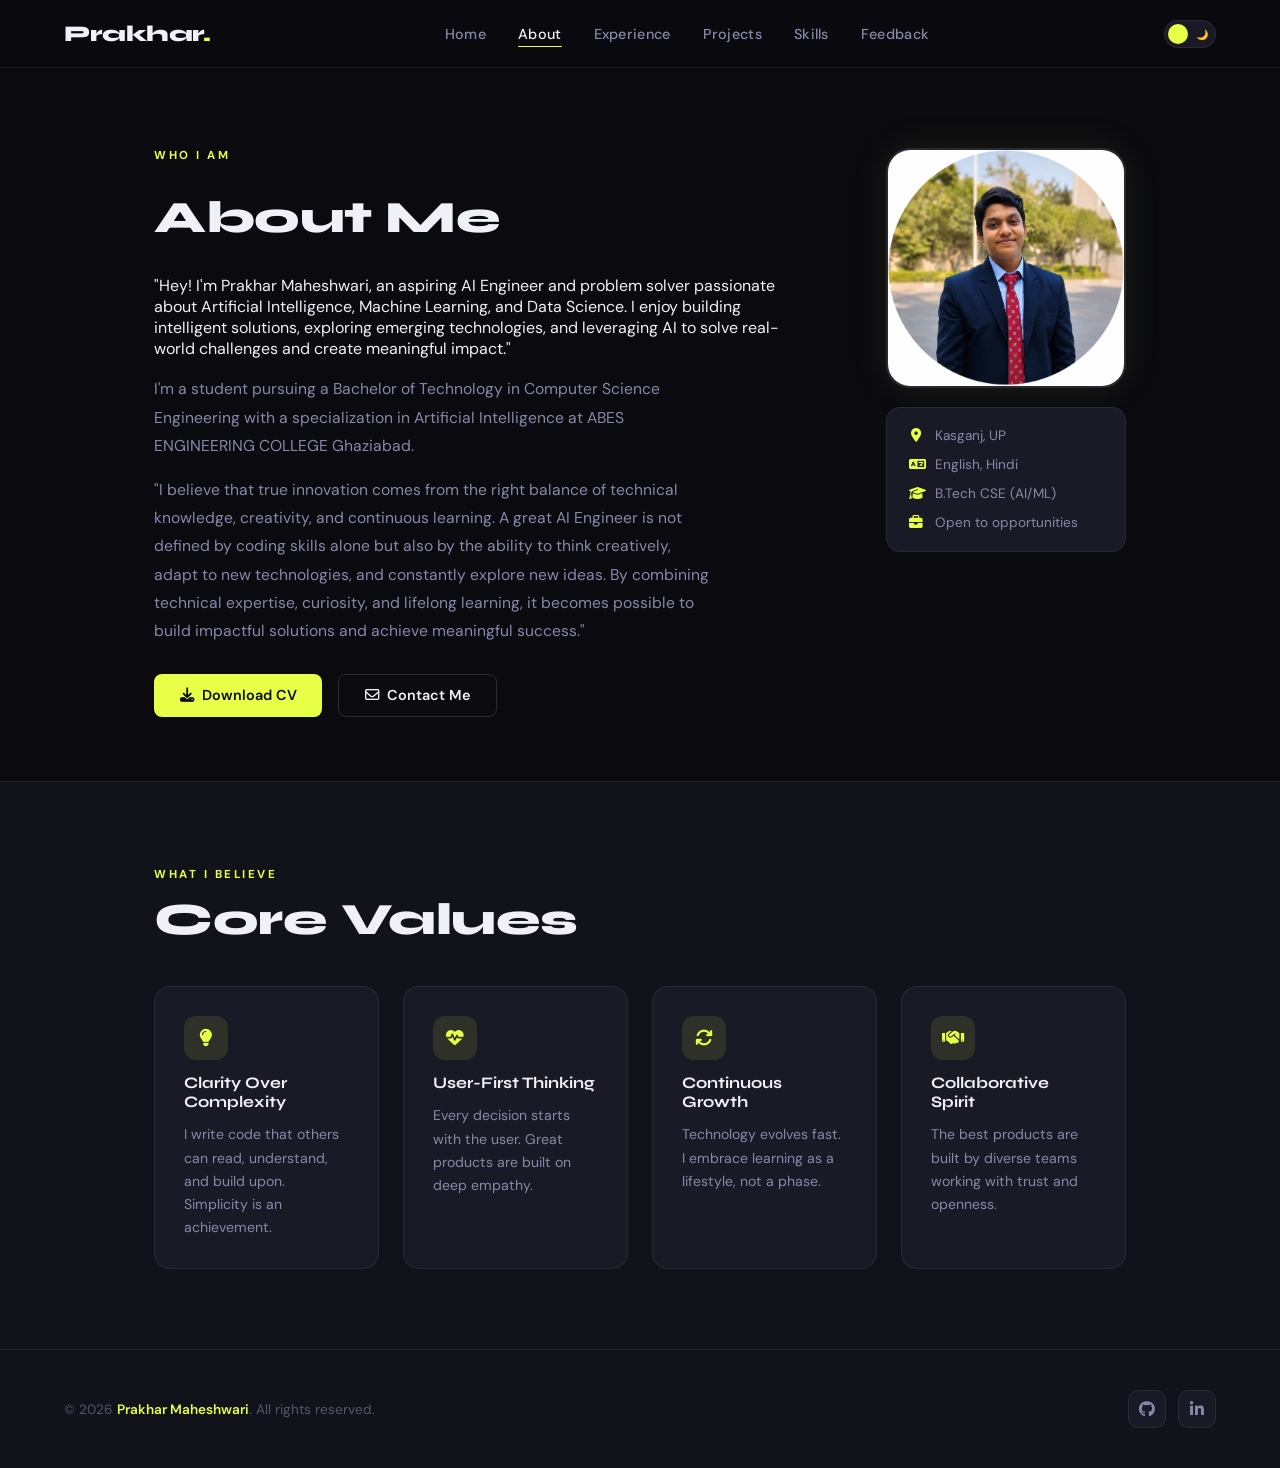
<file: about.html>
<!DOCTYPE html>
<html lang="en" data-theme="dark">
<head>
  <meta charset="UTF-8" />
  <meta name="viewport" content="width=device-width, initial-scale=1.0" />
  <script>(function(){var t=localStorage.getItem('portfolio-theme')||'dark';document.documentElement.dataset.theme=t;})();</script>
  <title>About — Prakhar Maheshwari</title>
  <link rel="stylesheet" href="global.css" />
  <link rel="stylesheet" href="about.css" />
  <link rel="stylesheet" href="https://cdnjs.cloudflare.com/ajax/libs/font-awesome/6.5.0/css/all.min.css" />
</head>
<body>

  <nav class="navbar">
    <a href="index.html" class="nav-logo">Prakhar<span>.</span></a>
    <ul class="nav-links">
      <li><a href="index.html">Home</a></li>
      <li><a href="about.html" class="active">About</a></li>
      <li><a href="experience.html">Experience</a></li>
      <li><a href="projects.html">Projects</a></li>
      <li><a href="skills.html">Skills</a></li>
      <li><a href="feedback.html">Feedback</a></li>
    </ul>
    <div class="nav-right">
      <button class="theme-toggle" id="themeToggle" aria-label="Toggle theme">
        <span class="theme-icon moon">🌙</span>
        <span class="theme-icon sun">☀️</span>
      </button>
      <button class="hamburger" id="hamburger" aria-label="Toggle menu">
        <span></span><span></span><span></span>
      </button>
    </div>
  </nav>

  <div class="mobile-nav" id="mobileNav">
    <ul>
      <li><a href="index.html">Home</a></li>
      <li><a href="about.html" class="active">About</a></li>
      <li><a href="experience.html">Experience</a></li>
      <li><a href="projects.html">Projects</a></li>
      <li><a href="skills.html">Skills</a></li>
      <li><a href="feedback.html">Feedback</a></li>
    </ul>
  </div>

  <main class="page-content">
    <section class="about-hero container">
      <div class="about-text animate-fadeup">
        <span class="section-tag">Who I Am</span>
        <h1 class="section-title">About Me</h1>
        <p class="hero-desc">
            "Hey! I'm Prakhar Maheshwari, an aspiring AI Engineer and problem solver passionate about Artificial Intelligence, Machine Learning, and Data Science. I enjoy building intelligent solutions, exploring emerging technologies, and leveraging AI to solve real-world challenges and create meaningful impact."
        </p>
        <p class="about-para animate-fadeup delay-2">
          I'm a student pursuing a Bachelor of Technology in Computer Science Engineering with a specialization in Artificial Intelligence at ABES ENGINEERING COLLEGE Ghaziabad.
        <p class="about-para animate-fadeup delay-3">
            "I believe that true innovation comes from the right balance of technical knowledge, creativity, and continuous learning. A great AI Engineer is not defined by coding skills alone but also by the ability to think creatively, adapt to new technologies, and constantly explore new ideas. By combining technical expertise, curiosity, and lifelong learning, it becomes possible to build impactful solutions and achieve meaningful success."        </p>

        <div class="about-cta animate-fadeup delay-4">
          <a href="prakhar resume.pdf" class="btn btn-primary" download><i class="fa-solid fa-download"></i> Download CV</a>
          <a href="feedback.html" class="btn btn-outline"><i class="fa-regular fa-envelope"></i> Contact Me</a>
        </div>
      </div>

      <div class="about-visual animate-fadeup delay-2">
        <div class="about-photo-frame">
          <img src="prakhar.jpeg" alt="prakhar-maheshwari" />
        </div>
        <div class="info-card">
          <div class="info-row"><i class="fa-solid fa-location-dot"></i> Kasganj, UP</div>
          <div class="info-row"><i class="fa-solid fa-language"></i> English, Hindi</div>
          <div class="info-row"><i class="fa-solid fa-graduation-cap"></i> B.Tech CSE (AI/ML)</div>
          <div class="info-row"><i class="fa-solid fa-briefcase"></i> Open to opportunities</div>
        </div>
      </div>
    </section>

    <!-- Values -->
    <section class="values-section">
      <div class="container">
        <div class="animate-fadeup">
          <span class="section-tag">What I Believe</span>
          <h2 class="section-title">Core Values</h2>
        </div>
        <div class="values-grid animate-fadeup delay-2">
          <div class="value-card card">
            <div class="value-icon"><i class="fa-solid fa-lightbulb"></i></div>
            <h3>Clarity Over Complexity</h3>
            <p>I write code that others can read, understand, and build upon. Simplicity is an achievement.</p>
          </div>
          <div class="value-card card">
            <div class="value-icon"><i class="fa-solid fa-heart-pulse"></i></div>
            <h3>User-First Thinking</h3>
            <p>Every decision starts with the user. Great products are built on deep empathy.</p>
          </div>
          <div class="value-card card">
            <div class="value-icon"><i class="fa-solid fa-arrows-rotate"></i></div>
            <h3>Continuous Growth</h3>
            <p>Technology evolves fast. I embrace learning as a lifestyle, not a phase.</p>
          </div>
          <div class="value-card card">
            <div class="value-icon"><i class="fa-solid fa-handshake"></i></div>
            <h3>Collaborative Spirit</h3>
            <p>The best products are built by diverse teams working with trust and openness.</p>
          </div>
        </div>
      </div>
    </section>
  </main>

  <footer class="footer">
    <p class="footer-copy">© 2026 <span>Prakhar Maheshwari</span>. All rights reserved.</p>
    <div class="social-links">
      <a href="https://github.com/gitprakhar-techAI" target="_blank" class="social-link"><i class="fa-brands fa-github"></i></a>
      <a href="https://www.linkedin.com/in/prakhar-maheshwari-012bb5334" target="_blank" class="social-link"><i class="fa-brands fa-linkedin-in"></i></a>
      <!-- <a href="https://twitter.com" target="_blank" class="social-link"><i class="fa-brands fa-x-twitter"></i></a> -->
    </div>
  </footer>

  <script src="theme.js"></script>
  <script>
    // Theme handled by theme.js
    const hamburger = document.getElementById('hamburger');
    const mobileNav = document.getElementById('mobileNav');
    hamburger.addEventListener('click', () => {
      hamburger.classList.toggle('open');
      mobileNav.classList.toggle('open');
      document.body.style.overflow = mobileNav.classList.contains('open') ? 'hidden' : '';
    });
    mobileNav.querySelectorAll('a').forEach(a => a.addEventListener('click', () => {
      hamburger.classList.remove('open'); mobileNav.classList.remove('open');
      document.body.style.overflow = '';
    }));
  </script>
</body>
</html>
</file>
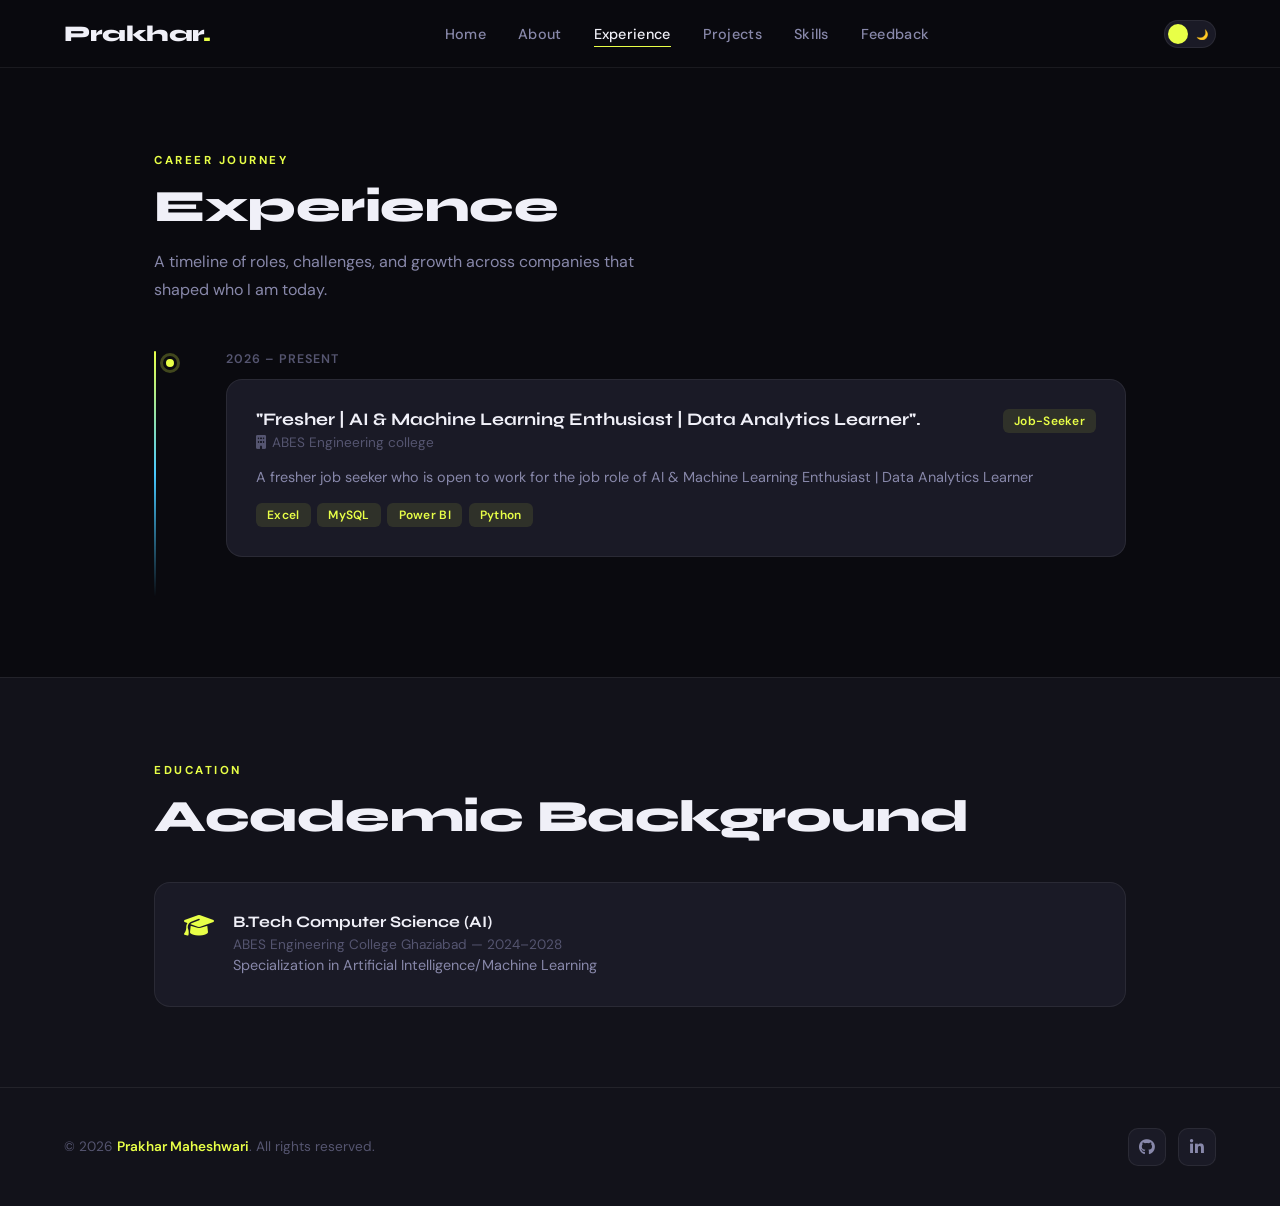
<file: experience.html>
<!DOCTYPE html>
<html lang="en" data-theme="dark">
<head>
  <meta charset="UTF-8" />
  <meta name="viewport" content="width=device-width, initial-scale=1.0" />
  <script>(function(){var t=localStorage.getItem('portfolio-theme')||'dark';document.documentElement.dataset.theme=t;})();</script>
  <title>Experience — Prakhar Maheshwari</title>
  <link rel="stylesheet" href="global.css" />
  <link rel="stylesheet" href="experience.css" />
  <link rel="stylesheet" href="https://cdnjs.cloudflare.com/ajax/libs/font-awesome/6.5.0/css/all.min.css" />
</head>
<body>

  <nav class="navbar">
    <a href="index.html" class="nav-logo">Prakhar<span>.</span></a>
    <ul class="nav-links">
      <li><a href="index.html">Home</a></li>
      <li><a href="about.html">About</a></li>
      <li><a href="experience.html" class="active">Experience</a></li>
      <li><a href="projects.html">Projects</a></li>
      <li><a href="skills.html">Skills</a></li>
      <li><a href="feedback.html">Feedback</a></li>
    </ul>
    <div class="nav-right">
      <button class="theme-toggle" id="themeToggle" aria-label="Toggle theme">
        <span class="theme-icon moon">🌙</span>
        <span class="theme-icon sun">☀️</span>
      </button>
      <button class="hamburger" id="hamburger" aria-label="Toggle menu">
        <span></span><span></span><span></span>
      </button>
    </div>
  </nav>

  <div class="mobile-nav" id="mobileNav">
    <ul>
      <li><a href="index.html">Home</a></li>
      <li><a href="about.html">About</a></li>
      <li><a href="experience.html" class="active">Experience</a></li>
      <li><a href="projects.html">Projects</a></li>
      <li><a href="skills.html">Skills</a></li>
      <li><a href="feedback.html">Feedback</a></li>
    </ul>
  </div>

  <main class="page-content">
    <section class="exp-header container animate-fadeup">
      <span class="section-tag">Career Journey</span>
      <h1 class="section-title">Experience</h1>
      <p class="section-desc">A timeline of roles, challenges, and growth across companies that shaped who I am today.</p>
    </section>

    <section class="timeline-section container">
      <div class="timeline">
        <div class="timeline-item animate-fadeup delay-1">
          <div class="tl-dot"></div>
          <div class="tl-date">2026 – Present</div>
          <div class="card tl-card">
            <div class="tl-header">
              <div>
                <h3 class="tl-title">"Fresher | AI & Machine Learning Enthusiast | Data Analytics Learner".</h3>
                <span class="tl-company"><i class="fa-solid fa-building"></i> ABES Engineering college</span>
              </div>
              <span class="tag">Job-Seeker</span>
            </div>
            <p class="tl-desc">A fresher job seeker who is open to work for the job role of  AI & Machine Learning Enthusiast | Data Analytics Learner</p>
            <div class="tl-tags">
              <span class="tag">Excel</span><span class="tag">MySQL</span><span class="tag">Power BI</span><span class="tag">Python</span>
            </div>
          </div>
        </div>
      </div>
    </section>

    <section class="edu-section">
      <div class="container">
        <div class="animate-fadeup">
          <span class="section-tag">Education</span>
          <h2 class="section-title">Academic Background</h2>
        </div>
        <div class="edu-grid animate-fadeup delay-2">
          <div class="card edu-card">
            <i class="fa-solid fa-graduation-cap edu-icon"></i>
            <div>
              <h3>B.Tech Computer Science (AI)</h3>
              <p class="tl-company">ABES Engineering College Ghaziabad — 2024–2028</p>
              <p class="tl-desc">Specialization in Artificial Intelligence/Machine Learning</p>
            </div>
          </div>
        </div>
      </div>
    </section>
  </main>

  <footer class="footer">
    <p class="footer-copy">© 2026 <span>Prakhar Maheshwari</span>. All rights reserved.</p>
    <div class="social-links">
      <a href="https://github.com/gitprakhar-techAI" target="_blank" class="social-link"><i class="fa-brands fa-github"></i></a>
      <a href="https://www.linkedin.com/in/prakhar-maheshwari-012bb5334" target="_blank" class="social-link"><i class="fa-brands fa-linkedin-in"></i></a>
      <!-- <a href="https://twitter.com" target="_blank" class="social-link"><i class="fa-brands fa-x-twitter"></i></a> -->
    </div>
  </footer>

  <script src="theme.js"></script>
  <script>
    // Theme handled by theme.js
    const hamburger = document.getElementById('hamburger');
    const mobileNav = document.getElementById('mobileNav');
    hamburger.addEventListener('click', () => {
      hamburger.classList.toggle('open');
      mobileNav.classList.toggle('open');
      document.body.style.overflow = mobileNav.classList.contains('open') ? 'hidden' : '';
    });
    mobileNav.querySelectorAll('a').forEach(a => a.addEventListener('click', () => {
      hamburger.classList.remove('open'); mobileNav.classList.remove('open');
      document.body.style.overflow = '';
    }));
  </script>
</body>
</html>
</file>
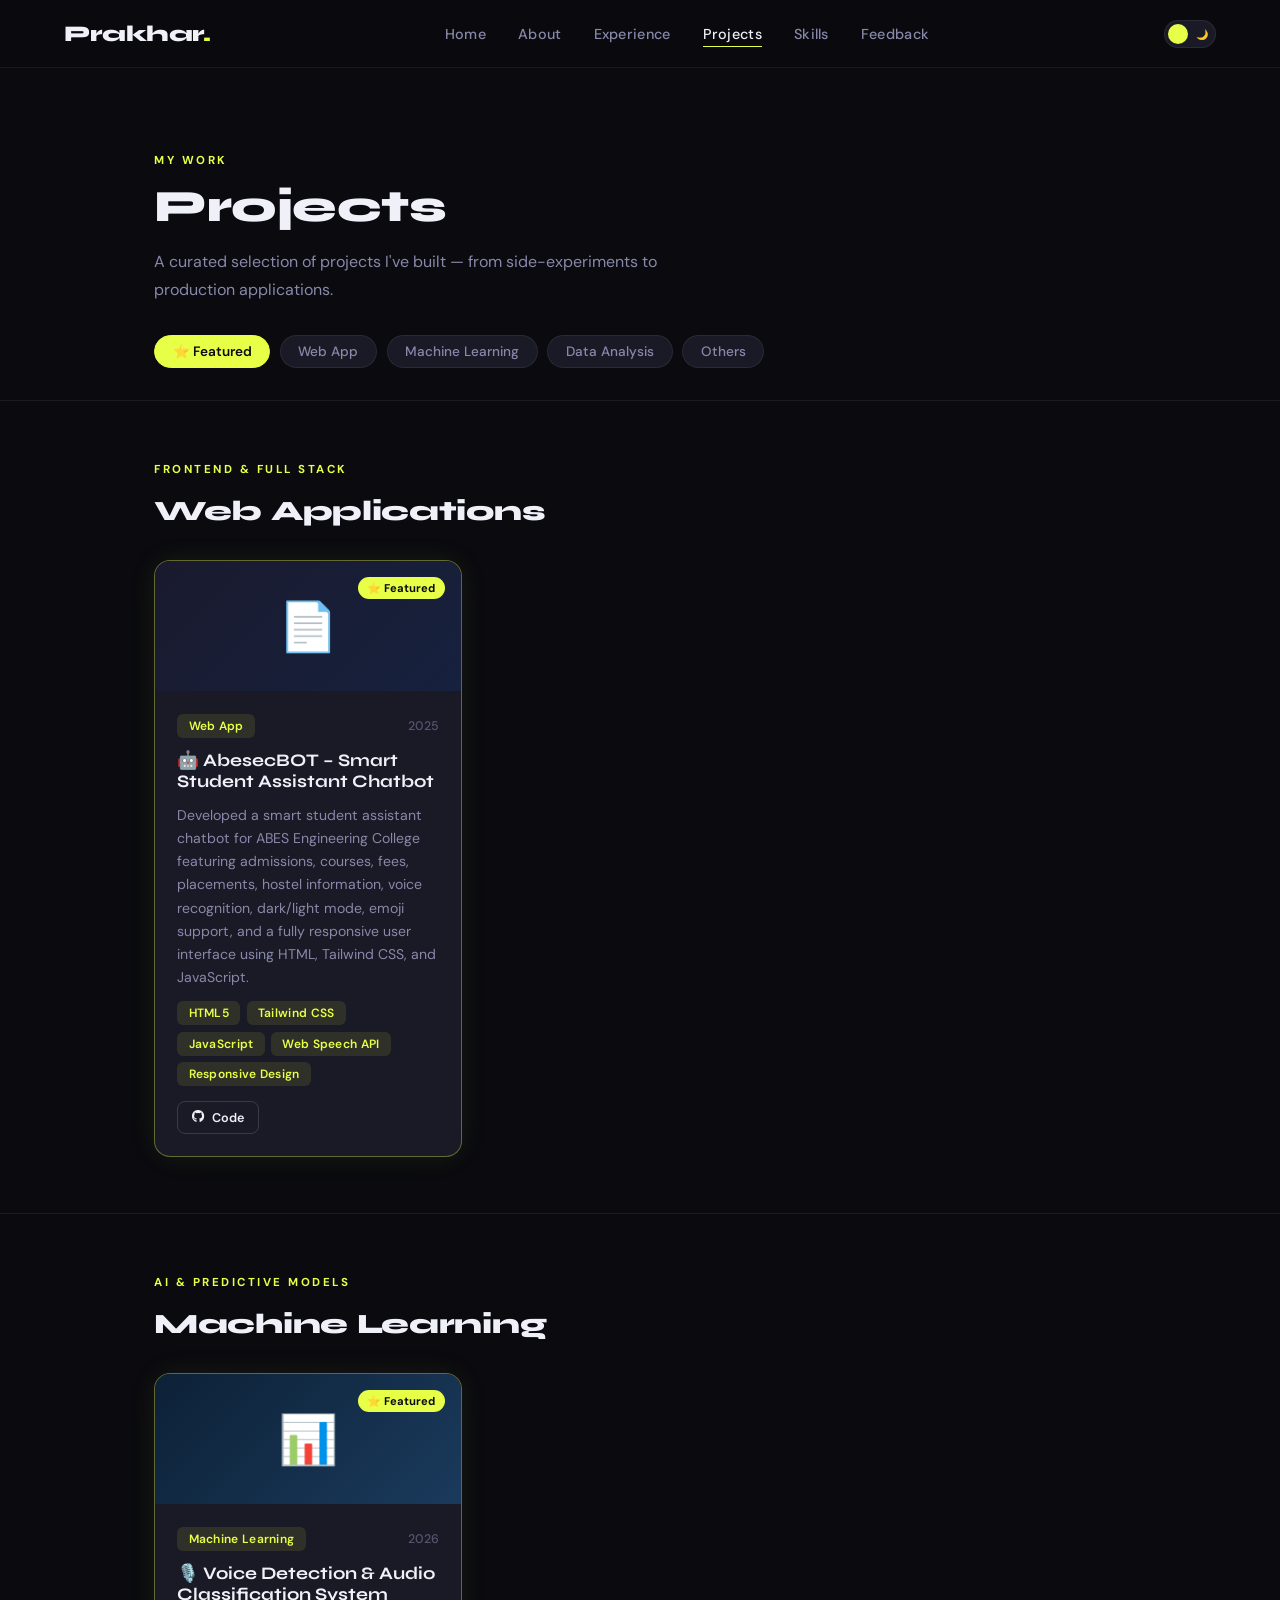
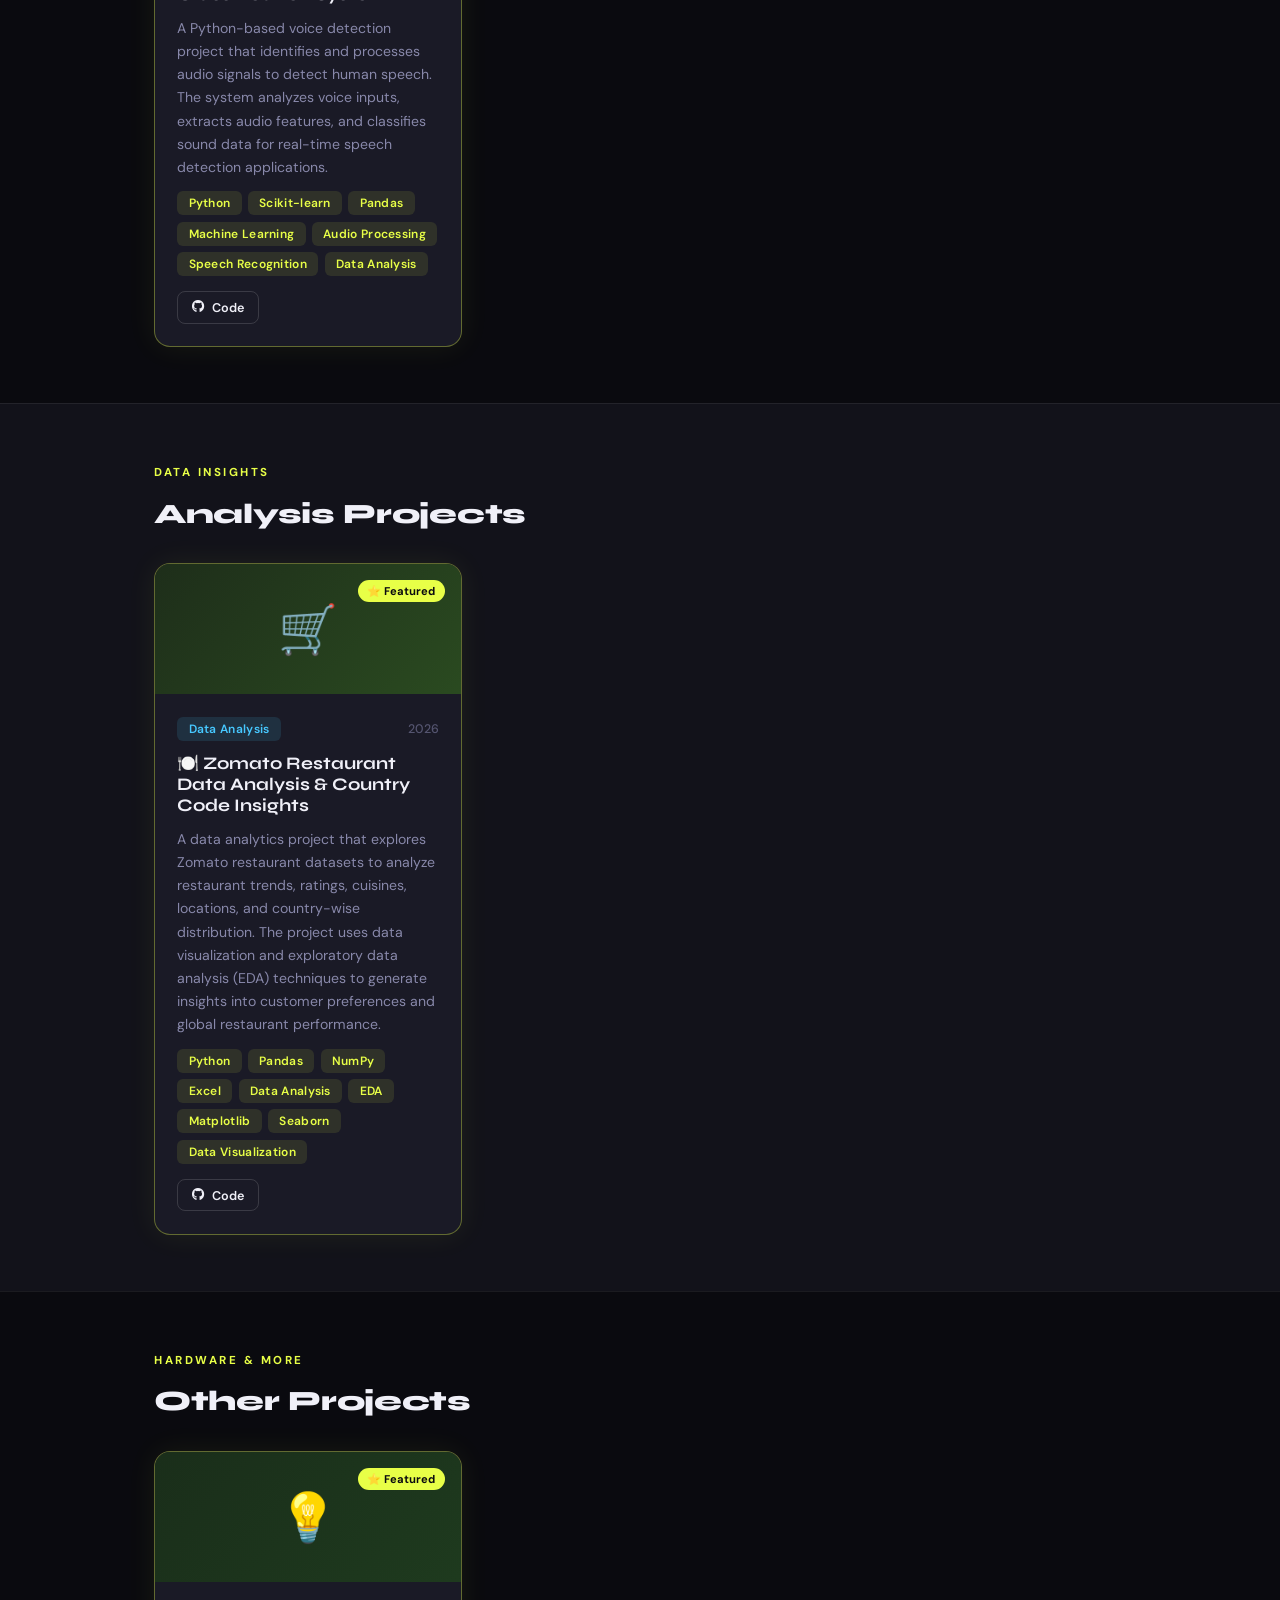
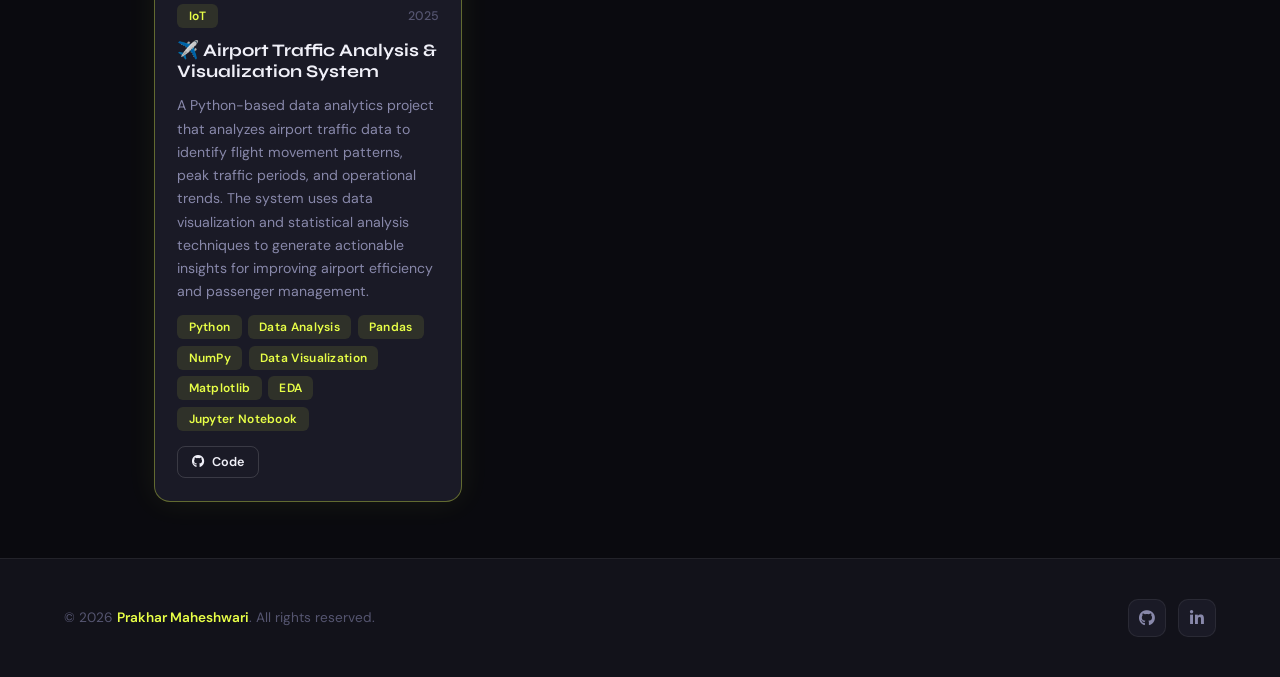
<file: projects.html>
<!DOCTYPE html>
<html lang="en" data-theme="dark">
<head>
  <meta charset="UTF-8" />
  <meta name="viewport" content="width=device-width, initial-scale=1.0" />
  <title>Projects — Prakhar Maheshwari</title>
  <script>(function(){var t=localStorage.getItem('portfolio-theme')||'dark';document.documentElement.dataset.theme=t;})();</script>
  <link rel="stylesheet" href="global.css" />
  <link rel="stylesheet" href="projects.css" />
  <link rel="stylesheet" href="https://cdnjs.cloudflare.com/ajax/libs/font-awesome/6.5.0/css/all.min.css" />
</head>
<body>

  <nav class="navbar">
    <a href="index.html" class="nav-logo">Prakhar<span>.</span></a>
    <ul class="nav-links">
      <li><a href="index.html">Home</a></li>
      <li><a href="about.html">About</a></li>
      <li><a href="experience.html">Experience</a></li>
      <li><a href="projects.html" class="active">Projects</a></li>
      <li><a href="skills.html">Skills</a></li>
      <li><a href="feedback.html">Feedback</a></li>
    </ul>
    <div class="nav-right">
      <button class="theme-toggle" id="themeToggle" aria-label="Toggle theme">
        <span class="theme-icon moon">🌙</span>
        <span class="theme-icon sun">☀️</span>
      </button>
      <button class="hamburger" id="hamburger" aria-label="Toggle menu">
        <span></span><span></span><span></span>
      </button>
    </div>
  </nav>

  <div class="mobile-nav" id="mobileNav">
    <ul>
      <li><a href="index.html">Home</a></li>
      <li><a href="about.html">About</a></li>
      <li><a href="experience.html">Experience</a></li>
      <li><a href="projects.html" class="active">Projects</a></li>
      <li><a href="skills.html">Skills</a></li>
      <li><a href="feedback.html">Feedback</a></li>
    </ul>
  </div>

  <main class="page-content">

    <!-- PAGE HEADER + FILTER -->
    <section class="proj-header container animate-fadeup">
      <span class="section-tag">My Work</span>
      <h1 class="section-title">Projects</h1>
      <p class="section-desc">A curated selection of projects I've built — from side-experiments to production applications.</p>
      <div class="filter-bar animate-fadeup delay-2" id="filterBar">
        <button class="filter-btn active" data-filter="all">⭐ Featured</button>
        <button class="filter-btn" data-filter="web">Web App</button>
        <button class="filter-btn" data-filter="ML">Machine Learning</button>
        <button class="filter-btn" data-filter="analysis">Data Analysis</button>
        <button class="filter-btn" data-filter="Others">Others</button>
      </div>
    </section>

    <!-- ===== WEB APP SECTION ===== -->
    <section class="proj-category-section" id="section-web">
      <div class="container">
        <div class="proj-section-header animate-fadeup">
          <span class="section-tag">Frontend & Full Stack</span>
          <h2 class="section-title-sm">Web Applications</h2>
        </div>
        <div class="projects-grid animate-fadeup delay-2">

          <!-- PDF Merger — not featured, hidden on "All" -->
          <div class="project-card card featured" data-category="web" data-featured="true">
            <div class="featured-badge">⭐ Featured</div>
            <div class="proj-thumb proj-thumb-1"><span class="proj-emoji">📄</span></div>
            <div class="proj-body">
              <div class="proj-meta">
                <span class="tag">Web App</span>
                <span class="proj-year">2025</span>
              </div>
              <h3 class="proj-title">🤖 AbesecBOT – Smart Student Assistant Chatbot</h3>
              <p class="proj-desc">Developed a smart student assistant chatbot for ABES Engineering College featuring admissions, courses, fees, placements, hostel information, voice recognition, dark/light mode, emoji support, and a fully responsive user interface using HTML, Tailwind CSS, and JavaScript.</p>
              <div class="proj-stack">
                <span class="tag">HTML5</span>
                <span class="tag">Tailwind CSS</span>
                <span class="tag">JavaScript</span>
                <span class="tag">Web Speech API</span>
                <span class="tag">Responsive Design</span>
              </div>
              <div class="proj-links">
                <a href="https://github.com/gitprakhar-techAI/student-assistant-chatbot" target="_blank" class="btn btn-outline btn-sm"><i class="fa-brands fa-github"></i> Code</a>
                
              </div>
            </div>
          </div>

        </div>
      </div>
    </section>

    <!-- ===== MACHINE LEARNING SECTION ===== -->
    <section class="proj-category-section" id="section-ML">
      <div class="container">
        <div class="proj-section-header animate-fadeup">
          <span class="section-tag">AI & Predictive Models</span>
          <h2 class="section-title-sm">Machine Learning</h2>
        </div>
        <div class="projects-grid animate-fadeup delay-2">

          <!-- Featured -->
          <div class="project-card card featured" data-category="ML" data-featured="true">
            <div class="featured-badge">⭐ Featured</div>
            <div class="proj-thumb proj-thumb-2"><span class="proj-emoji">📊</span></div>
            <div class="proj-body">
              <div class="proj-meta">
                <span class="tag">Machine Learning</span>
                <span class="proj-year">2026</span>
              </div>
              <h3 class="proj-title">🎙️ Voice Detection & Audio Classification System</h3>
              <p class="proj-desc">A Python-based voice detection project that identifies and processes audio signals to detect human speech. The system analyzes voice inputs, extracts audio features, and classifies sound data for real-time speech detection applications.</p>
              <div class="proj-stack">
                <span class="tag">Python</span>
                <span class="tag">Scikit-learn</span>
                <span class="tag">Pandas</span>
                <span class="tag">Machine Learning</span>
                <span class="tag">Audio Processing</span>
                <span class="tag">Speech Recognition</span>
                <span class="tag">Data Analysis</span>
              </div>
              <div class="proj-links">
                <a href="https://github.com/gitprakhar-techAI/voice-detector" target="_blank" class="btn btn-outline btn-sm"><i class="fa-brands fa-github"></i> Code</a>
                <!-- <a href="https://www.kaggle.com/datasets" target="_blank" class="btn btn-kaggle btn-sm"><i class="fa-solid fa-database"></i> Dataset</a> -->
              </div>
            </div>
          </div>

        </div>
      </div>
    </section>

    <!-- ===== DATA ANALYSIS SECTION ===== -->
    <section class="proj-category-section analysis-section" id="section-analysis">
      <div class="container">
        <div class="proj-section-header animate-fadeup">
          <span class="section-tag">Data Insights</span>
          <h2 class="section-title-sm">Analysis Projects</h2>
        </div>
        <div class="projects-grid animate-fadeup delay-2">

          <!-- Featured -->
          <div class="project-card card analysis-card featured" data-category="analysis" data-featured="true">
            <div class="featured-badge">⭐ Featured</div>
            <div class="proj-thumb proj-thumb-analysis-1"><span class="proj-emoji">🛒</span></div>
            <div class="proj-body">
              <div class="proj-meta">
                <span class="tag analysis-tag">Data Analysis</span>
                <span class="proj-year">2026</span>
              </div>
              <h3 class="proj-title">🍽️ Zomato Restaurant Data Analysis & Country Code Insights</h3>
              <p class="proj-desc">A data analytics project that explores Zomato restaurant datasets to analyze restaurant trends, ratings, cuisines, locations, and country-wise distribution. The project uses data visualization and exploratory data analysis (EDA) techniques to generate insights into customer preferences and global restaurant performance.</p>
              <div class="proj-stack">
                <span class="tag">Python</span>
                <span class="tag">Pandas</span>
                <span class="tag">NumPy</span>
                <span class="tag">Excel</span>
                <span class="tag">Data Analysis</span>
                <span class="tag">EDA</span>
                <span class="tag">Matplotlib</span>
                <span class="tag">Seaborn</span>
                <span class="tag">Data Visualization</span>
              </div>
              <div class="proj-links">
                <a href="https://github.com/gitprakhar-techAI/zomato-data-analysis-and-country-codel" target="_blank" class="btn btn-outline btn-sm"><i class="fa-brands fa-github"></i> Code</a>
                
              </div>
            </div>
          </div>

        </div>
      </div>
    </section>

    <!-- ===== OTHERS SECTION ===== -->
    <section class="proj-category-section" id="section-Others">
      
      <div class="container">
        <div class="proj-section-header animate-fadeup">
          <span class="section-tag">Hardware & More</span>
          <h2 class="section-title-sm">Other Projects</h2>
        </div>
        <div class="projects-grid animate-fadeup delay-2">

          <!-- featured -->
          <div class="project-card card featured" data-category="Others" data-featured="true">
            <div class="featured-badge">⭐ Featured</div>
            <div class="proj-thumb proj-thumb-3"><span class="proj-emoji">💡</span></div>
            <div class="proj-body">
              <div class="proj-meta">
                <span class="tag">IoT</span>
                <span class="proj-year">2025</span>
              </div>
              <h3 class="proj-title">✈️ Airport Traffic Analysis & Visualization System</h3>
              <p class="proj-desc">A Python-based data analytics project that analyzes airport traffic data to identify flight movement patterns, peak traffic periods, and operational trends. The system uses data visualization and statistical analysis techniques to generate actionable insights for improving airport efficiency and passenger management.</p>
              <div class="proj-stack">
                <span class="tag">Python</span>
<span class="tag">Data Analysis</span>
<span class="tag">Pandas</span>
<span class="tag">NumPy</span>
<span class="tag">Data Visualization</span>
<span class="tag">Matplotlib</span>
<span class="tag">EDA</span>
<span class="tag">Jupyter Notebook</span>
              </div>
              <div class="proj-links">
                <a href="https://github.com/gitprakhar-techAI/airport-traffic" target="_blank" class="btn btn-outline btn-sm"><i class="fa-brands fa-github"></i> Code</a>
              </div>
            </div>
          </div>

        </div>
      </div>
    </section>

  </main>

  <footer class="footer">
    <p class="footer-copy">© 2026 <span>Prakhar Maheshwari</span>. All rights reserved.</p>
    <div class="social-links">
      <a href="https://github.com/gitprakhar-techAI" target="_blank" class="social-link"><i class="fa-brands fa-github"></i></a>
      <a href="https://www.linkedin.com/in/prakhar-maheshwari-012bb5334" target="_blank" class="social-link"><i class="fa-brands fa-linkedin-in"></i></a>
      <!-- <a href="https://twitter.com" target="_blank" class="social-link"><i class="fa-brands fa-x-twitter"></i></a> -->
    </div>
  </footer>

  <script src="theme.js"></script>
  <script>
    // Hamburger
    const hamburger = document.getElementById('hamburger');
    const mobileNav = document.getElementById('mobileNav');
    hamburger.addEventListener('click', () => {
      hamburger.classList.toggle('open');
      mobileNav.classList.toggle('open');
      document.body.style.overflow = mobileNav.classList.contains('open') ? 'hidden' : '';
    });
    mobileNav.querySelectorAll('a').forEach(a => a.addEventListener('click', () => {
      hamburger.classList.remove('open');
      mobileNav.classList.remove('open');
      document.body.style.overflow = '';
    }));

    // All sections map
    const allSections = {
      web:      document.getElementById('section-web'),
      ML:       document.getElementById('section-ML'),
      analysis: document.getElementById('section-analysis'),
      Others:   document.getElementById('section-Others'),
    };

    function applyFilter(filter) {
      if (filter === 'all') {
        // Show all sections but hide non-featured cards
        Object.values(allSections).forEach(s => s.style.display = 'block');
        document.querySelectorAll('.project-card').forEach(card => {
          card.style.display = card.dataset.featured === 'true' ? 'flex' : 'none';
        });
      } else {
        // Show only the matching section, show ALL its cards
        Object.entries(allSections).forEach(([key, section]) => {
          section.style.display = key === filter ? 'block' : 'none';
        });
        document.querySelectorAll('.project-card').forEach(card => {
          card.style.display = 'flex';
        });
      }
    }

    // Default: All (featured only)
    applyFilter('all');

    document.getElementById('filterBar').addEventListener('click', (e) => {
      if (!e.target.matches('.filter-btn')) return;
      document.querySelectorAll('.filter-btn').forEach(b => b.classList.remove('active'));
      e.target.classList.add('active');
      applyFilter(e.target.dataset.filter);
    });
  </script>
</body>
</html>
</file>
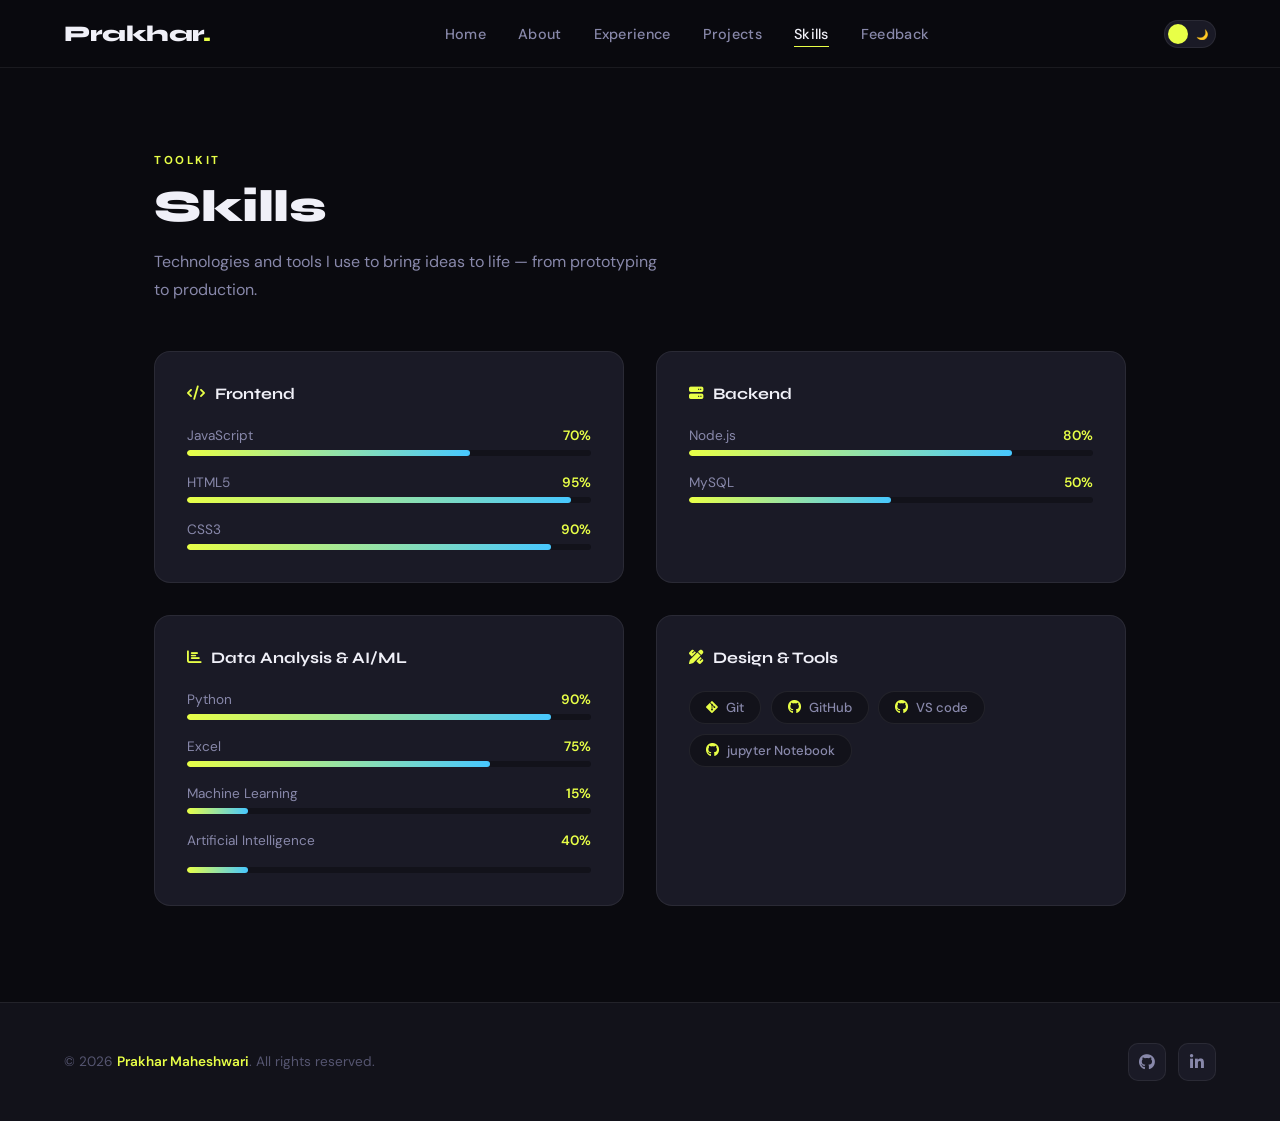
<file: skills.html>
<!DOCTYPE html>
<html lang="en" data-theme="dark">
<head>
  <meta charset="UTF-8" />
  <meta name="viewport" content="width=device-width, initial-scale=1.0" />
  <script>(function(){var t=localStorage.getItem('portfolio-theme')||'dark';document.documentElement.dataset.theme=t;})();</script>
  <title>Skills — Prakhar Maheshwari</title>
  <link rel="stylesheet" href="global.css" />
  <link rel="stylesheet" href="skills.css" />
  <link rel="stylesheet" href="https://cdnjs.cloudflare.com/ajax/libs/font-awesome/6.5.0/css/all.min.css" />
</head>
<body>

  <nav class="navbar">
    <a href="index.html" class="nav-logo">Prakhar<span>.</span></a>
    <ul class="nav-links">
      <li><a href="index.html">Home</a></li>
      <li><a href="about.html">About</a></li>
      <li><a href="experience.html">Experience</a></li>
      <li><a href="projects.html">Projects</a></li>
      <li><a href="skills.html" class="active">Skills</a></li>
      <li><a href="feedback.html">Feedback</a></li>
    </ul>
    <div class="nav-right">
      <button class="theme-toggle" id="themeToggle" aria-label="Toggle theme">
        <span class="theme-icon moon">🌙</span>
        <span class="theme-icon sun">☀️</span>
      </button>
      <button class="hamburger" id="hamburger" aria-label="Toggle menu">
        <span></span><span></span><span></span>
      </button>
    </div>
  </nav>

  <div class="mobile-nav" id="mobileNav">
    <ul>
      <li><a href="index.html">Home</a></li>
      <li><a href="about.html">About</a></li>
      <li><a href="experience.html">Experience</a></li>
      <li><a href="projects.html">Projects</a></li>
      <li><a href="skills.html" class="active">Skills</a></li>
      <li><a href="feedback.html">Feedback</a></li>
    </ul>
  </div>

  <main class="page-content">
    <section class="skills-header container animate-fadeup">
      <span class="section-tag">Toolkit</span>
      <h1 class="section-title">Skills</h1>
      <p class="section-desc">Technologies and tools I use to bring ideas to life — from prototyping to production.</p>
    </section>

    <section class="skills-content container">

      <div class="skill-category animate-fadeup delay-1">
        <h2 class="cat-title"><i class="fa-solid fa-code"></i> Frontend</h2>
        <div class="skill-bars">
          <div class="skill-bar-item">
            <div class="skill-info"><span>JavaScript</span><span>70%</span></div>
            <div class="bar-track"><div class="bar-fill" style="--w:70%"></div></div>
          </div>
          <div class="skill-bar-item">
            <div class="skill-info"><span>HTML5</span><span>95%</span></div>
            <div class="bar-track"><div class="bar-fill" style="--w:95%"></div></div>
          </div>
          <div class="skill-bar-item">
            <div class="skill-info"><span>CSS3</span><span>90%</span></div>
            <div class="bar-track"><div class="bar-fill" style="--w:90%"></div></div>
          </div>
        </div>
      </div>

      <div class="skill-category animate-fadeup delay-2">
        <h2 class="cat-title"><i class="fa-solid fa-server"></i> Backend</h2>
        <div class="skill-bars">
          <div class="skill-bar-item">
            <div class="skill-info"><span>Node.js</span><span>80%</span></div>
            <div class="bar-track"><div class="bar-fill" style="--w:80%"></div></div>
          </div>
          <div class="skill-bar-item">
            <div class="skill-info"><span>MySQL</span><span>50%</span></div>
            <div class="bar-track"><div class="bar-fill" style="--w:50%"></div></div>
          </div>
        </div>
      </div>

      <div class="skill-category animate-fadeup delay-3">
        <h2 class="cat-title"><i class="fa-solid fa-chart-bar"></i> Data Analysis & AI/ML</h2>
        <div class="skill-bars">
          <div class="skill-bar-item">
            <div class="skill-info"><span>Python</span><span>90%</span></div>
            <div class="bar-track"><div class="bar-fill" style="--w:90%"></div></div>
          </div>
          <div class="skill-bar-item">
            <div class="skill-info"><span>Excel</span><span>75%</span></div>
            <div class="bar-track"><div class="bar-fill" style="--w:75%"></div></div>
          </div>
          <div class="skill-bar-item">
            <div class="skill-info"><span>Machine Learning</span><span>15%</span></div>
            <div class="bar-track"><div class="bar-fill" style="--w:15%"></div></div>
          </div>
          <div class="skill-info"><span>Artificial Intelligence</span><span>40%</span></div>
            <div class="bar-track"><div class="bar-fill" style="--w:15%"></div></div>
          </div>
        </div>
      </div>

      <div class="skill-category animate-fadeup delay-4">
        <h2 class="cat-title"><i class="fa-solid fa-pen-ruler"></i> Design & Tools</h2>
        <div class="tools-grid">
          <div class="tool-chip"><i class="fa-brands fa-git-alt"></i> Git</div>
          <div class="tool-chip"><i class="fa-brands fa-github"></i> GitHub</div>
          <div class="tool-chip"><i class="fa-brands fa-github"></i> VS code</div>
          <div class="tool-chip"><i class="fa-brands fa-github"></i> jupyter Notebook</div>
        </div>
      </div>

    </section>
  </main>

  <footer class="footer">
    <p class="footer-copy">© 2026 <span>Prakhar Maheshwari</span>. All rights reserved.</p>
    <div class="social-links">
      <a href="https://github.com/gitprakhar-techAI" target="_blank" class="social-link"><i class="fa-brands fa-github"></i></a>
      <a href="https://www.linkedin.com/in/prakhar-maheshwari-012bb5334" target="_blank" class="social-link"><i class="fa-brands fa-linkedin-in"></i></a>
      <!-- <a href="https://twitter.com" target="_blank" class="social-link"><i class="fa-brands fa-x-twitter"></i></a> -->
    </div>
  </footer>

  <script src="theme.js"></script>
  <script>
    // Theme handled by theme.js
    const hamburger = document.getElementById('hamburger');
    const mobileNav = document.getElementById('mobileNav');
    hamburger.addEventListener('click', () => {
      hamburger.classList.toggle('open');
      mobileNav.classList.toggle('open');
      document.body.style.overflow = mobileNav.classList.contains('open') ? 'hidden' : '';
    });
    mobileNav.querySelectorAll('a').forEach(a => a.addEventListener('click', () => {
      hamburger.classList.remove('open'); mobileNav.classList.remove('open');
      document.body.style.overflow = '';
    }));

    // Animate bars on load
    window.addEventListener('load', () => {
      document.querySelectorAll('.bar-fill').forEach((bar, i) => {
        setTimeout(() => {
          bar.style.width = bar.style.getPropertyValue('--w');
        }, 200 + i * 80);
      });
    });
  </script>
</body>
</html>
</file>
<file: global.css>
/* ===========================
   GLOBAL STYLES & THEME
   =========================== */

   @import url('https://fonts.googleapis.com/css2?family=Syne:wght@400;600;700;800&family=DM+Sans:ital,wght@0,300;0,400;0,500;1,300&display=swap');

   /* ── DARK THEME (default) ── */
   :root {
     --bg-primary:    #0a0a0f;
     --bg-secondary:  #12121a;
     --bg-card:       #1a1a26;
   
     --accent:        #e8ff47;        /* yellow-green */
     --accent-rgb:    232, 255, 71;
     --accent-2:      #47c8ff;        /* cyan */
     --accent-2-rgb:  71, 200, 255;
   
     --text-primary:   #f0f0f8;
     --text-secondary: #8888aa;
     --text-muted:     #555570;
   
     --border:        rgba(255,255,255,0.07);
     --border-hover:  rgba(232,255,71,0.35);
   
     --nav-bg:        rgba(10,10,15,0.92);
     --shadow:        0 4px 32px rgba(0,0,0,0.5);
   
     --tag-bg:        rgba(232,255,71,0.10);
     --tag-color:     #e8ff47;
   
     /* Button colours — explicit so they never clash */
     --btn-primary-bg:      #e8ff47;
     --btn-primary-text:    #0a0a0f;
     --btn-primary-shadow:  rgba(232,255,71,0.30);
   
     --btn-outline-text:    #f0f0f8;
     --btn-outline-border:  rgba(255,255,255,0.14);
     --btn-outline-hover-border: #e8ff47;
     --btn-outline-hover-text:   #e8ff47;
   }
   
   /* ── LIGHT THEME ── */
   [data-theme="light"] {
     --bg-primary:    #f8f8f4;
     --bg-secondary:  #f0f0ea;
     --bg-card:       #ffffff;
   
     --accent:        #6c3aff;        /* vivid purple — looks great on white */
     --accent-rgb:    108, 58, 255;
     --accent-2:      #0077e6;        /* strong blue */
     --accent-2-rgb:  0, 119, 230;
   
     --text-primary:   #0f0f1a;
     --text-secondary: #5a5a78;
     --text-muted:     #9090aa;
   
     --border:        rgba(0,0,0,0.09);
     --border-hover:  rgba(108,58,255,0.4);
   
     --nav-bg:        rgba(248,248,244,0.94);
     --shadow:        0 4px 32px rgba(0,0,0,0.10);
   
     --tag-bg:        rgba(108,58,255,0.08);
     --tag-color:     #6c3aff;
   
     /* Button colours */
     --btn-primary-bg:      #6c3aff;
     --btn-primary-text:    #ffffff;
     --btn-primary-shadow:  rgba(108,58,255,0.28);
   
     --btn-outline-text:    #0f0f1a;
     --btn-outline-border:  rgba(0,0,0,0.15);
     --btn-outline-hover-border: #6c3aff;
     --btn-outline-hover-text:   #6c3aff;
   }
   
   /* ───────────────────────── */
   
   *, *::before, *::after {
     box-sizing: border-box;
     margin: 0;
     padding: 0;
   }
   
   html { scroll-behavior: smooth; }
   
   body {
     font-family: 'DM Sans', sans-serif;
     background-color: var(--bg-primary);
     color: var(--text-primary);
     transition: background-color 0.35s ease, color 0.35s ease;
     min-height: 100vh;
     overflow-x: hidden;
   }
   
   /* ===========================
      NAVBAR
      =========================== */
   
   .navbar {
     position: fixed;
     top: 0; left: 0; right: 0;
     z-index: 1000;
     display: flex;
     align-items: center;
     justify-content: space-between;
     padding: 0 5%;
     height: 68px;
     background: var(--nav-bg);
     backdrop-filter: blur(16px);
     -webkit-backdrop-filter: blur(16px);
     border-bottom: 1px solid var(--border);
     transition: background 0.35s ease, border-color 0.35s ease;
   }
   
   .nav-logo {
     font-family: 'Syne', sans-serif;
     font-weight: 800;
     font-size: 1.4rem;
     color: var(--text-primary);
     text-decoration: none;
     letter-spacing: -0.5px;
     z-index: 1002;
     position: relative;
   }
   
   .nav-logo span { color: var(--accent); }
   
   .nav-links {
     display: flex;
     align-items: center;
     gap: 2rem;
     list-style: none;
   }
   
   .nav-links a {
     font-size: 0.9rem;
     font-weight: 500;
     color: var(--text-secondary);
     text-decoration: none;
     letter-spacing: 0.3px;
     transition: color 0.2s ease;
     position: relative;
   }
   
   .nav-links a::after {
     content: '';
     position: absolute;
     bottom: -4px; left: 0;
     width: 0; height: 1.5px;
     background: var(--accent);
     transition: width 0.25s ease;
   }
   
   .nav-links a:hover,
   .nav-links a.active { color: var(--text-primary); }
   
   .nav-links a:hover::after,
   .nav-links a.active::after { width: 100%; }
   
   /* ── Theme Toggle ── */
   .theme-toggle {
     background: var(--bg-card);
     border: 1px solid var(--border);
     border-radius: 50px;
     width: 52px; height: 28px;
     cursor: pointer;
     position: relative;
     transition: all 0.3s ease;
     flex-shrink: 0;
   }
   
   .theme-toggle::before {
     content: '';
     position: absolute;
     top: 3px; left: 3px;
     width: 20px; height: 20px;
     border-radius: 50%;
     background: var(--accent);
     transition: transform 0.3s cubic-bezier(0.34,1.56,0.64,1);
   }
   
   [data-theme="light"] .theme-toggle::before { transform: translateX(24px); }
   
   .theme-icon {
     position: absolute;
     top: 50%;
     transform: translateY(-50%);
     font-size: 10px;
     transition: opacity 0.3s ease;
     pointer-events: none;
   }
   
   .theme-icon.moon { right: 7px; opacity: 1; }
   .theme-icon.sun  { left: 7px;  opacity: 0; }
   
   [data-theme="light"] .theme-icon.moon { opacity: 0; }
   [data-theme="light"] .theme-icon.sun  { opacity: 1; }
   
   .nav-right {
     display: flex;
     align-items: center;
     gap: 1rem;
     z-index: 1002;
     position: relative;
   }
   
   /* ── Hamburger ── */
   .hamburger {
     display: none;
     flex-direction: column;
     justify-content: center;
     gap: 5px;
     width: 36px; height: 36px;
     cursor: pointer;
     background: var(--bg-card);
     border: 1px solid var(--border);
     border-radius: 8px;
     padding: 8px 7px;
     z-index: 1002;
     transition: border-color 0.2s ease;
   }
   
   .hamburger span {
     display: block;
     height: 2px;
     background: var(--text-primary);
     border-radius: 2px;
     transition: all 0.3s cubic-bezier(0.4,0,0.2,1);
   }
   
   .hamburger.open { border-color: var(--accent); }
   .hamburger.open span:nth-child(1) { transform: translateY(7px) rotate(45deg); }
   .hamburger.open span:nth-child(2) { opacity: 0; transform: scaleX(0); }
   .hamburger.open span:nth-child(3) { transform: translateY(-7px) rotate(-45deg); }
   
   /* ── Mobile Fullscreen Nav ── */
   .mobile-nav {
     position: fixed;
     inset: 0;
     background: var(--bg-primary);
     z-index: 999;
     flex-direction: column;
     align-items: center;
     justify-content: center;
     gap: 2rem;
     opacity: 0;
     pointer-events: none;
     transition: opacity 0.3s ease;
     display: none;
   }
   
   .mobile-nav.open {
     opacity: 1;
     pointer-events: all;
   }
   
   .mobile-nav ul {
     list-style: none;
     display: flex;
     flex-direction: column;
     align-items: center;
     gap: 2rem;
   }
   
   .mobile-nav ul li a {
     font-family: 'Syne', sans-serif;
     font-size: clamp(1.6rem, 6vw, 2.2rem);
     font-weight: 700;
     color: var(--text-secondary);
     text-decoration: none;
     transition: color 0.2s ease;
     position: relative;
   }
   
   .mobile-nav ul li a::after {
     content: '';
     position: absolute;
     bottom: -4px; left: 0;
     width: 0; height: 2px;
     background: var(--accent);
     transition: width 0.25s ease;
   }
   
   .mobile-nav ul li a:hover,
   .mobile-nav ul li a.active { color: var(--accent); }
   .mobile-nav ul li a:hover::after,
   .mobile-nav ul li a.active::after { width: 100%; }
   
   /* ===========================
      PAGE WRAPPER
      =========================== */
   
   .page-content {
     padding-top: 68px;
     min-height: 100vh;
   }
   
   /* ===========================
      SOCIAL ICONS
      =========================== */
   
   .social-links {
     display: flex;
     gap: 0.75rem;
     align-items: center;
     flex-wrap: wrap;
   }
   
   .social-link {
     width: 38px; height: 38px;
     border-radius: 10px;
     background: var(--bg-card);
     border: 1px solid var(--border);
     display: flex;
     align-items: center;
     justify-content: center;
     color: var(--text-secondary);
     text-decoration: none;
     transition: all 0.25s ease;
     font-size: 1rem;
   }
   
   .social-link:hover {
     color: var(--accent);
     border-color: var(--accent);
     background: var(--tag-bg);
     transform: translateY(-2px);
   }
   
   /* ===========================
      SECTION HEADINGS
      =========================== */
   
   .section-tag {
     display: inline-block;
     font-size: 0.72rem;
     font-weight: 700;
     letter-spacing: 2.5px;
     text-transform: uppercase;
     color: var(--accent);
     margin-bottom: 0.8rem;
   }
   
   .section-title {
     font-family: 'Syne', sans-serif;
     font-size: clamp(1.8rem, 4vw, 2.8rem);
     font-weight: 800;
     color: var(--text-primary);
     line-height: 1.15;
     letter-spacing: -0.5px;
     margin-bottom: 1rem;
   }
   
   .section-desc {
     color: var(--text-secondary);
     max-width: 520px;
     font-size: 1rem;
     line-height: 1.7;
   }
   
   /* ===========================
      FOOTER
      =========================== */
   
   .footer {
     background: var(--bg-secondary);
     border-top: 1px solid var(--border);
     padding: 2.5rem 5%;
     display: flex;
     align-items: center;
     justify-content: space-between;
     flex-wrap: wrap;
     gap: 1rem;
   }
   
   .footer-copy { color: var(--text-muted); font-size: 0.85rem; }
   .footer-copy span { color: var(--accent); font-weight: 600; }
   
   /* ===========================
      UTILITIES
      =========================== */
   
   .container {
     max-width: 1100px;
     margin: 0 auto;
     padding: 0 5%;
   }
   
   /* ── Buttons ── */
   .btn {
     display: inline-flex;
     align-items: center;
     gap: 0.5rem;
     padding: 0.7rem 1.6rem;
     border-radius: 8px;
     font-family: 'DM Sans', sans-serif;
     font-weight: 600;
     font-size: 0.9rem;
     text-decoration: none;
     cursor: pointer;
     border: none;
     transition: all 0.25s ease;
     white-space: nowrap;
   }
   
   .btn-primary {
     background: var(--btn-primary-bg);
     color: var(--btn-primary-text);
     border: none;
   }
   
   .btn-primary:hover {
     transform: translateY(-2px);
     box-shadow: 0 8px 24px var(--btn-primary-shadow);
     filter: brightness(1.06);
   }
   
   .btn-outline {
     background: transparent;
     color: var(--btn-outline-text);
     border: 1px solid var(--btn-outline-border);
   }
   
   .btn-outline:hover {
     border-color: var(--btn-outline-hover-border);
     color: var(--btn-outline-hover-text);
     background: var(--tag-bg);
     transform: translateY(-2px);
   }
   
   /* ===========================
      CARD
      =========================== */
   
   .card {
     background: var(--bg-card);
     border: 1px solid var(--border);
     border-radius: 16px;
     padding: 1.8rem;
     transition: transform 0.25s ease, box-shadow 0.25s ease, border-color 0.25s ease;
   }
   
   .card:hover {
     transform: translateY(-4px);
     box-shadow: var(--shadow);
     border-color: var(--border-hover);
   }
   
   /* ===========================
      TAG
      =========================== */
   
   .tag {
     display: inline-block;
     padding: 0.25rem 0.7rem;
     background: var(--tag-bg);
     color: var(--tag-color);
     border-radius: 6px;
     font-size: 0.75rem;
     font-weight: 600;
     letter-spacing: 0.3px;
   }
   
   /* ===========================
      ANIMATIONS
      =========================== */
   
   @keyframes fadeUp {
     from { opacity: 0; transform: translateY(24px); }
     to   { opacity: 1; transform: translateY(0); }
   }
   @keyframes fadeIn {
     from { opacity: 0; }
     to   { opacity: 1; }
   }
   @keyframes float {
     0%, 100% { transform: translateY(0); }
     50%       { transform: translateY(-10px); }
   }
   @keyframes blink {
     0%, 100% { opacity: 1; }
     50%       { opacity: 0; }
   }
   
   .animate-fadeup { animation: fadeUp 0.7s ease both; }
   .delay-1 { animation-delay: 0.1s; }
   .delay-2 { animation-delay: 0.2s; }
   .delay-3 { animation-delay: 0.3s; }
   .delay-4 { animation-delay: 0.4s; }
   .delay-5 { animation-delay: 0.5s; }
   
   /* ===========================
      RESPONSIVE
      =========================== */
   
   @media (max-width: 768px) {
     .nav-links { display: none; }
     .hamburger { display: flex; }
     .mobile-nav { display: flex; }
     .navbar { padding: 0 4%; }
     .footer { flex-direction: column; align-items: flex-start; padding: 1.8rem 4%; }
     .section-desc { font-size: 0.93rem; }
   }
   
   @media (max-width: 480px) {
     .btn { padding: 0.6rem 1.1rem; font-size: 0.84rem; }
     .container { padding: 0 4%; }
     .card { padding: 1.4rem; }
   }
</file>
<file: about.css>
/* ===========================
   ABOUT PAGE STYLES
   =========================== */

   .about-hero {
    display: grid;
    grid-template-columns: 1fr auto;
    gap: 5rem;
    align-items: start;
    padding-top: 5rem;
    padding-bottom: 4rem;
  }
  
  .about-text {
    display: flex;
    flex-direction: column;
    gap: 1rem;
  }
  
  .about-para {
    color: var(--text-secondary);
    font-size: 0.98rem;
    line-height: 1.8;
    max-width: 560px;
  }
  
  .about-cta {
    display: flex;
    gap: 1rem;
    flex-wrap: wrap;
    margin-top: 0.8rem;
  }
  
  /* Photo */
  .about-visual {
    display: flex;
    flex-direction: column;
    gap: 1.2rem;
    align-items: center;
    flex-shrink: 0;
  }
  
  .about-photo-frame {
    width: 240px; height: 240px;
    border-radius: 24px;
    overflow: hidden;
    background: var(--bg-card);
    border: 2px solid var(--border);
    box-shadow: 0 0 40px rgba(var(--accent-rgb), 0.09);
  }
  
  .about-photo-frame img {
    width: 100%; height: 100%;
    object-fit: cover;
  }
  
  .info-card {
    background: var(--bg-card);
    border: 1px solid var(--border);
    border-radius: 14px;
    padding: 1.2rem 1.4rem;
    width: 240px;
    display: flex;
    flex-direction: column;
    gap: 0.75rem;
  }
  
  .info-row {
    display: flex;
    align-items: center;
    gap: 0.7rem;
    font-size: 0.85rem;
    color: var(--text-secondary);
  }
  
  .info-row i { color: var(--accent); width: 14px; text-align: center; }
  
  /* Values */
  .values-section {
    background: var(--bg-secondary);
    border-top: 1px solid var(--border);
    padding: 5rem 0;
  }
  
  .values-grid {
    display: grid;
    grid-template-columns: repeat(auto-fit, minmax(200px, 1fr));
    gap: 1.5rem;
    margin-top: 2.5rem;
  }
  
  .value-card {
    display: flex;
    flex-direction: column;
    gap: 0.8rem;
  }
  
  .value-icon {
    width: 44px; height: 44px;
    border-radius: 12px;
    background: var(--tag-bg);
    display: flex;
    align-items: center;
    justify-content: center;
    color: var(--accent);
    font-size: 1.1rem;
  }
  
  .value-card h3 {
    font-family: 'Syne', sans-serif;
    font-size: 1rem;
    font-weight: 700;
    color: var(--text-primary);
  }
  
  .value-card p {
    font-size: 0.88rem;
    color: var(--text-secondary);
    line-height: 1.65;
  }
  
  @media (max-width: 900px) {
    .about-hero { grid-template-columns: 1fr; gap: 2.5rem; padding-top: 3rem; }
    .about-visual { flex-direction: row; justify-content: flex-start; flex-wrap: wrap; }
  }
  
  @media (max-width: 600px) {
    .about-hero { padding-top: 2.5rem; }
    .about-visual { flex-direction: column; align-items: stretch; }
    .about-photo-frame { width: 100%; height: 260px; }
    .info-card { width: 100%; }
    .about-cta { flex-direction: column; }
    .about-cta .btn { width: 100%; justify-content: center; }
    .values-section { padding: 3rem 0; }
  }
</file>
<file: experience.css>
/* ===========================
   EXPERIENCE PAGE STYLES
   =========================== */

   .exp-header { padding-top: 5rem; padding-bottom: 3rem; }

   .timeline-section { padding-bottom: 5rem; }
   
   .timeline {
     position: relative;
     padding-left: 2rem;
   }
   
   .timeline::before {
     content: '';
     position: absolute;
     left: 0; top: 0; bottom: 0;
     width: 2px;
     background: linear-gradient(to bottom,
       rgba(var(--accent-rgb),1),
       rgba(var(--accent-2-rgb),1),
       transparent);
     border-radius: 2px;
   }
   
   .timeline-item {
     position: relative;
     padding-bottom: 2.5rem;
     padding-left: 2.5rem;
   }
   
   .tl-dot {
     position: absolute;
     left: -1.45rem; top: 0.35rem;
     width: 14px; height: 14px;
     border-radius: 50%;
     background: var(--accent);
     border: 3px solid var(--bg-primary);
     box-shadow: 0 0 0 3px rgba(var(--accent-rgb), 0.25);
     transition: transform 0.2s ease;
   }
   
   .timeline-item:hover .tl-dot { transform: scale(1.3); }
   
   .tl-date {
     font-size: 0.78rem;
     font-weight: 600;
     letter-spacing: 1px;
     color: var(--text-muted);
     text-transform: uppercase;
     margin-bottom: 0.8rem;
   }
   
   .tl-card { display: flex; flex-direction: column; gap: 0.85rem; }
   
   .tl-header {
     display: flex;
     align-items: flex-start;
     justify-content: space-between;
     gap: 1rem;
     flex-wrap: wrap;
   }
   
   .tl-title {
     font-family: 'Syne', sans-serif;
     font-size: 1.1rem;
     font-weight: 700;
     color: var(--text-primary);
     margin-bottom: 0.25rem;
   }
   
   .tl-company {
     font-size: 0.85rem;
     color: var(--text-muted);
     display: flex;
     align-items: center;
     gap: 0.4rem;
     flex-wrap: wrap;
   }
   
   .tl-desc { font-size: 0.9rem; color: var(--text-secondary); line-height: 1.7; }
   .tl-tags { display: flex; flex-wrap: wrap; gap: 0.4rem; }
   
   /* Education */
   .edu-section {
     background: var(--bg-secondary);
     border-top: 1px solid var(--border);
     padding: 5rem 0;
   }
   
   .edu-grid {
     display: grid;
     grid-template-columns: repeat(auto-fit, minmax(260px, 1fr));
     gap: 1.5rem;
     margin-top: 2.5rem;
   }
   
   .edu-card { display: flex; gap: 1.2rem; align-items: flex-start; }
   
   .edu-icon {
     font-size: 1.5rem;
     color: var(--accent);
     flex-shrink: 0;
     margin-top: 0.1rem;
   }
   
   .edu-card h3 {
     font-family: 'Syne', sans-serif;
     font-size: 1rem;
     font-weight: 700;
     color: var(--text-primary);
     margin-bottom: 0.3rem;
   }
   
   @media (max-width: 600px) {
     .exp-header { padding-top: 3rem; padding-bottom: 2rem; }
     .timeline { padding-left: 1.5rem; }
     .timeline-item { padding-left: 1.8rem; }
     .tl-dot { left: -1.2rem; }
     .edu-section { padding: 3rem 0; }
     .tl-header { flex-direction: column; gap: 0.5rem; }
   }
</file>
<file: projects.css>
/* ===========================
   PROJECTS PAGE STYLES
   =========================== */

   .proj-header { padding-top: 5rem; padding-bottom: 2rem; }

   /* Filter bar */
   .filter-bar {
     display: flex;
     gap: 0.6rem;
     flex-wrap: wrap;
     margin-top: 2rem;
   }
   
   .filter-btn {
     padding: 0.45rem 1.1rem;
     border-radius: 50px;
     border: 1px solid var(--border);
     background: var(--bg-card);
     color: var(--text-secondary);
     font-family: 'DM Sans', sans-serif;
     font-size: 0.85rem;
     font-weight: 500;
     cursor: pointer;
     transition: all 0.2s ease;
     white-space: nowrap;
   }
   
   .filter-btn:hover { border-color: var(--accent); color: var(--text-primary); }
   
   .filter-btn.active {
     background: var(--btn-primary-bg);
     color: var(--btn-primary-text);
     border-color: var(--btn-primary-bg);
     font-weight: 600;
   }
   
   /* ===========================
      CATEGORY SECTIONS
      =========================== */
   
   .proj-category-section {
     padding: 3.5rem 0;
     border-top: 1px solid var(--border);
   }
   
   .analysis-section { background: var(--bg-secondary); }
   
   .proj-section-header { margin-bottom: 2rem; }
   
   .section-title-sm {
     font-family: 'Syne', sans-serif;
     font-size: clamp(1.3rem, 3vw, 1.75rem);
     font-weight: 800;
     color: var(--text-primary);
     letter-spacing: -0.3px;
     line-height: 1.2;
     margin-top: 0.3rem;
   }
   
   /* Grid */
   .projects-grid {
     display: grid;
     grid-template-columns: repeat(auto-fill, minmax(290px, 1fr));
     gap: 1.5rem;
   }
   
   .project-card {
     display: flex;
     flex-direction: column;
     gap: 0;
     padding: 0;
     overflow: hidden;
     position: relative;
   }
   
   /* "All" filter — non-featured cards hidden by default */
   .project-card.hide-on-all { display: none; }
   
   .featured {
     border-color: rgba(var(--accent-rgb), 0.35);
     box-shadow: 0 0 30px rgba(var(--accent-rgb), 0.07);
   }
   
   .featured-badge {
     position: absolute;
     top: 1rem; right: 1rem;
     background: var(--btn-primary-bg);
     color: var(--btn-primary-text);
     font-size: 0.7rem;
     font-weight: 700;
     padding: 0.25rem 0.6rem;
     border-radius: 50px;
     z-index: 2;
   }
   
   /* Thumbnails */
   .proj-thumb {
     height: 130px;
     display: flex;
     align-items: center;
     justify-content: center;
     font-size: 3rem;
     flex-shrink: 0;
   }
   
   .proj-thumb-1 { background: linear-gradient(135deg, #1a1a2e, #16213e); }
   .proj-thumb-2 { background: linear-gradient(135deg, #0d2137, #1a3a5c); }
   .proj-thumb-3 { background: linear-gradient(135deg, #1a2e1a, #1e3a1e); }
   .proj-thumb-analysis-1 { background: linear-gradient(135deg, #1e2e1a, #2a4a20); }
   .proj-thumb-analysis-2 { background: linear-gradient(135deg, #2e1a2a, #3a1a3a); }
   .proj-thumb-analysis-3 { background: linear-gradient(135deg, #1a2a2e, #1a3a4a); }
   
   [data-theme="light"] .proj-thumb-1 { background: linear-gradient(135deg, #dde4ff, #c5d0ff); }
   [data-theme="light"] .proj-thumb-2 { background: linear-gradient(135deg, #d4eaff, #b8d8ff); }
   [data-theme="light"] .proj-thumb-3 { background: linear-gradient(135deg, #d4ffd4, #b8f0b8); }
   [data-theme="light"] .proj-thumb-analysis-1 { background: linear-gradient(135deg, #d4ffda, #b8ffca); }
   [data-theme="light"] .proj-thumb-analysis-2 { background: linear-gradient(135deg, #ffd4f0, #ffb8e8); }
   [data-theme="light"] .proj-thumb-analysis-3 { background: linear-gradient(135deg, #d4f0ff, #b8e4ff); }
   
   .proj-body {
     padding: 1.4rem;
     display: flex;
     flex-direction: column;
     gap: 0.75rem;
     flex: 1;
   }
   
   .proj-meta {
     display: flex;
     align-items: center;
     justify-content: space-between;
     flex-wrap: wrap;
     gap: 0.4rem;
   }
   
   .proj-year { font-size: 0.78rem; color: var(--text-muted); font-weight: 500; }
   
   .proj-title {
     font-family: 'Syne', sans-serif;
     font-size: 1.1rem;
     font-weight: 700;
     color: var(--text-primary);
   }
   
   .proj-desc {
     font-size: 0.88rem;
     color: var(--text-secondary);
     line-height: 1.65;
     flex: 1;
   }
   
   .proj-stack { display: flex; flex-wrap: wrap; gap: 0.4rem; }
   
   .proj-links {
     display: flex;
     gap: 0.5rem;
     flex-wrap: wrap;
     margin-top: 0.2rem;
   }
   
   .btn-sm { padding: 0.42rem 0.85rem; font-size: 0.79rem; }
   
   /* Analysis tag */
   .analysis-tag {
     background: rgba(var(--accent-2-rgb), 0.12);
     color: var(--accent-2);
   }
   
   /* ===========================
      KAGGLE BUTTON
      =========================== */
   
   .btn-kaggle {
     background: transparent;
     color: #20beff;
     border: 1px solid rgba(32,190,255,0.40);
     border-radius: 8px;
     display: inline-flex;
     align-items: center;
     gap: 0.4rem;
     font-family: 'DM Sans', sans-serif;
     font-weight: 600;
     cursor: pointer;
     text-decoration: none;
     transition: all 0.25s ease;
     white-space: nowrap;
   }
   
   .btn-kaggle:hover {
     background: rgba(32,190,255,0.12);
     border-color: #20beff;
     color: #20beff;
     transform: translateY(-2px);
     box-shadow: 0 4px 14px rgba(32,190,255,0.18);
   }
   
   /* ===========================
      GOOGLE DRIVE BUTTON
      =========================== */
   
   .btn-drive {
     background: transparent;
     color: #34a853;
     border: 1px solid rgba(52,168,83,0.40);
     border-radius: 8px;
     display: inline-flex;
     align-items: center;
     gap: 0.4rem;
     font-family: 'DM Sans', sans-serif;
     font-weight: 600;
     cursor: pointer;
     text-decoration: none;
     transition: all 0.25s ease;
     white-space: nowrap;
   }
   
   .btn-drive:hover {
     background: rgba(52,168,83,0.10);
     border-color: #34a853;
     color: #34a853;
     transform: translateY(-2px);
     box-shadow: 0 4px 14px rgba(52,168,83,0.16);
   }
   
   /* ===========================
      LIVE BUTTON
      =========================== */
   
   .btn-live {
     background: transparent;
     color: #f97316;
     border: 1px solid rgba(249,115,22,0.40);
     border-radius: 8px;
     display: inline-flex;
     align-items: center;
     gap: 0.4rem;
     font-family: 'DM Sans', sans-serif;
     font-weight: 600;
     cursor: pointer;
     text-decoration: none;
     transition: all 0.25s ease;
     white-space: nowrap;
   }
   
   .btn-live:hover {
     background: rgba(249,115,22,0.10);
     border-color: #f97316;
     color: #f97316;
     transform: translateY(-2px);
     box-shadow: 0 4px 14px rgba(249,115,22,0.16);
   }
   
   /* live dot indicator */
   .live-dot {
     width: 7px; height: 7px;
     border-radius: 50%;
     background: #f97316;
     display: inline-block;
     animation: pulse-live 1.8s ease-in-out infinite;
     flex-shrink: 0;
   }
   
   @keyframes pulse-live {
     0%, 100% { box-shadow: 0 0 0 0 rgba(249,115,22,0.5); }
     50%       { box-shadow: 0 0 0 5px rgba(249,115,22,0); }
   }
   
   /* ===========================
      RESPONSIVE
      =========================== */
   
   @media (max-width: 768px) {
     .proj-header { padding-top: 3rem; }
     .proj-category-section { padding: 2.5rem 0; }
     .projects-grid { grid-template-columns: repeat(auto-fill, minmax(260px, 1fr)); }
   }
   
   @media (max-width: 560px) {
     .projects-grid { grid-template-columns: 1fr; }
     .filter-bar { gap: 0.4rem; }
     .filter-btn { padding: 0.38rem 0.8rem; font-size: 0.79rem; }
     .btn-sm { flex: 1 1 auto; justify-content: center; text-align: center; min-width: 70px; }
   }
</file>
<file: skills.css>
/* ===========================
   SKILLS PAGE STYLES
   =========================== */

   .skills-header { padding-top: 5rem; padding-bottom: 3rem; }

   .skills-content {
     display: grid;
     grid-template-columns: repeat(auto-fit, minmax(380px, 1fr));
     gap: 2rem;
     padding-bottom: 6rem;
   }
   
   .skill-category {
     background: var(--bg-card);
     border: 1px solid var(--border);
     border-radius: 16px;
     padding: 2rem;
     transition: border-color 0.25s ease, transform 0.25s ease;
   }
   
   .skill-category:hover {
     border-color: var(--border-hover);
     transform: translateY(-3px);
   }
   
   .cat-title {
     font-family: 'Syne', sans-serif;
     font-size: 1rem;
     font-weight: 700;
     color: var(--text-primary);
     display: flex;
     align-items: center;
     gap: 0.6rem;
     margin-bottom: 1.5rem;
   }
   
   .cat-title i { color: var(--accent); font-size: 0.9rem; }
   
   /* Skill Bars */
   .skill-bars { display: flex; flex-direction: column; gap: 1.1rem; }
   
   .skill-bar-item { display: flex; flex-direction: column; gap: 0.4rem; }
   
   .skill-info {
     display: flex;
     justify-content: space-between;
     font-size: 0.85rem;
     color: var(--text-secondary);
   }
   
   .skill-info span:last-child { color: var(--accent); font-weight: 600; }
   
   .bar-track {
     height: 6px;
     background: var(--bg-secondary);
     border-radius: 50px;
     overflow: hidden;
   }
   
   .bar-fill {
     height: 100%;
     width: 0;
     background: linear-gradient(90deg,
       rgba(var(--accent-rgb),1),
       rgba(var(--accent-2-rgb),1));
     border-radius: 50px;
     transition: width 1s cubic-bezier(0.4, 0, 0.2, 1);
   }
   
   /* Tools Grid */
   .tools-grid { display: flex; flex-wrap: wrap; gap: 0.6rem; }
   
   .tool-chip {
     display: inline-flex;
     align-items: center;
     gap: 0.5rem;
     padding: 0.45rem 1rem;
     background: var(--bg-secondary);
     border: 1px solid var(--border);
     border-radius: 50px;
     font-size: 0.82rem;
     color: var(--text-secondary);
     font-weight: 500;
     transition: all 0.2s ease;
     cursor: default;
   }
   
   .tool-chip i { color: var(--accent); font-size: 0.85rem; }
   
   .tool-chip:hover {
     border-color: var(--accent);
     color: var(--text-primary);
     transform: translateY(-2px);
   }
   
   @media (max-width: 860px) { .skills-content { grid-template-columns: 1fr; } }
   
   @media (max-width: 600px) {
     .skills-header { padding-top: 3rem; padding-bottom: 2rem; }
     .skills-content { padding-bottom: 4rem; gap: 1.2rem; }
     .skill-category { padding: 1.5rem; }
   }
</file>
